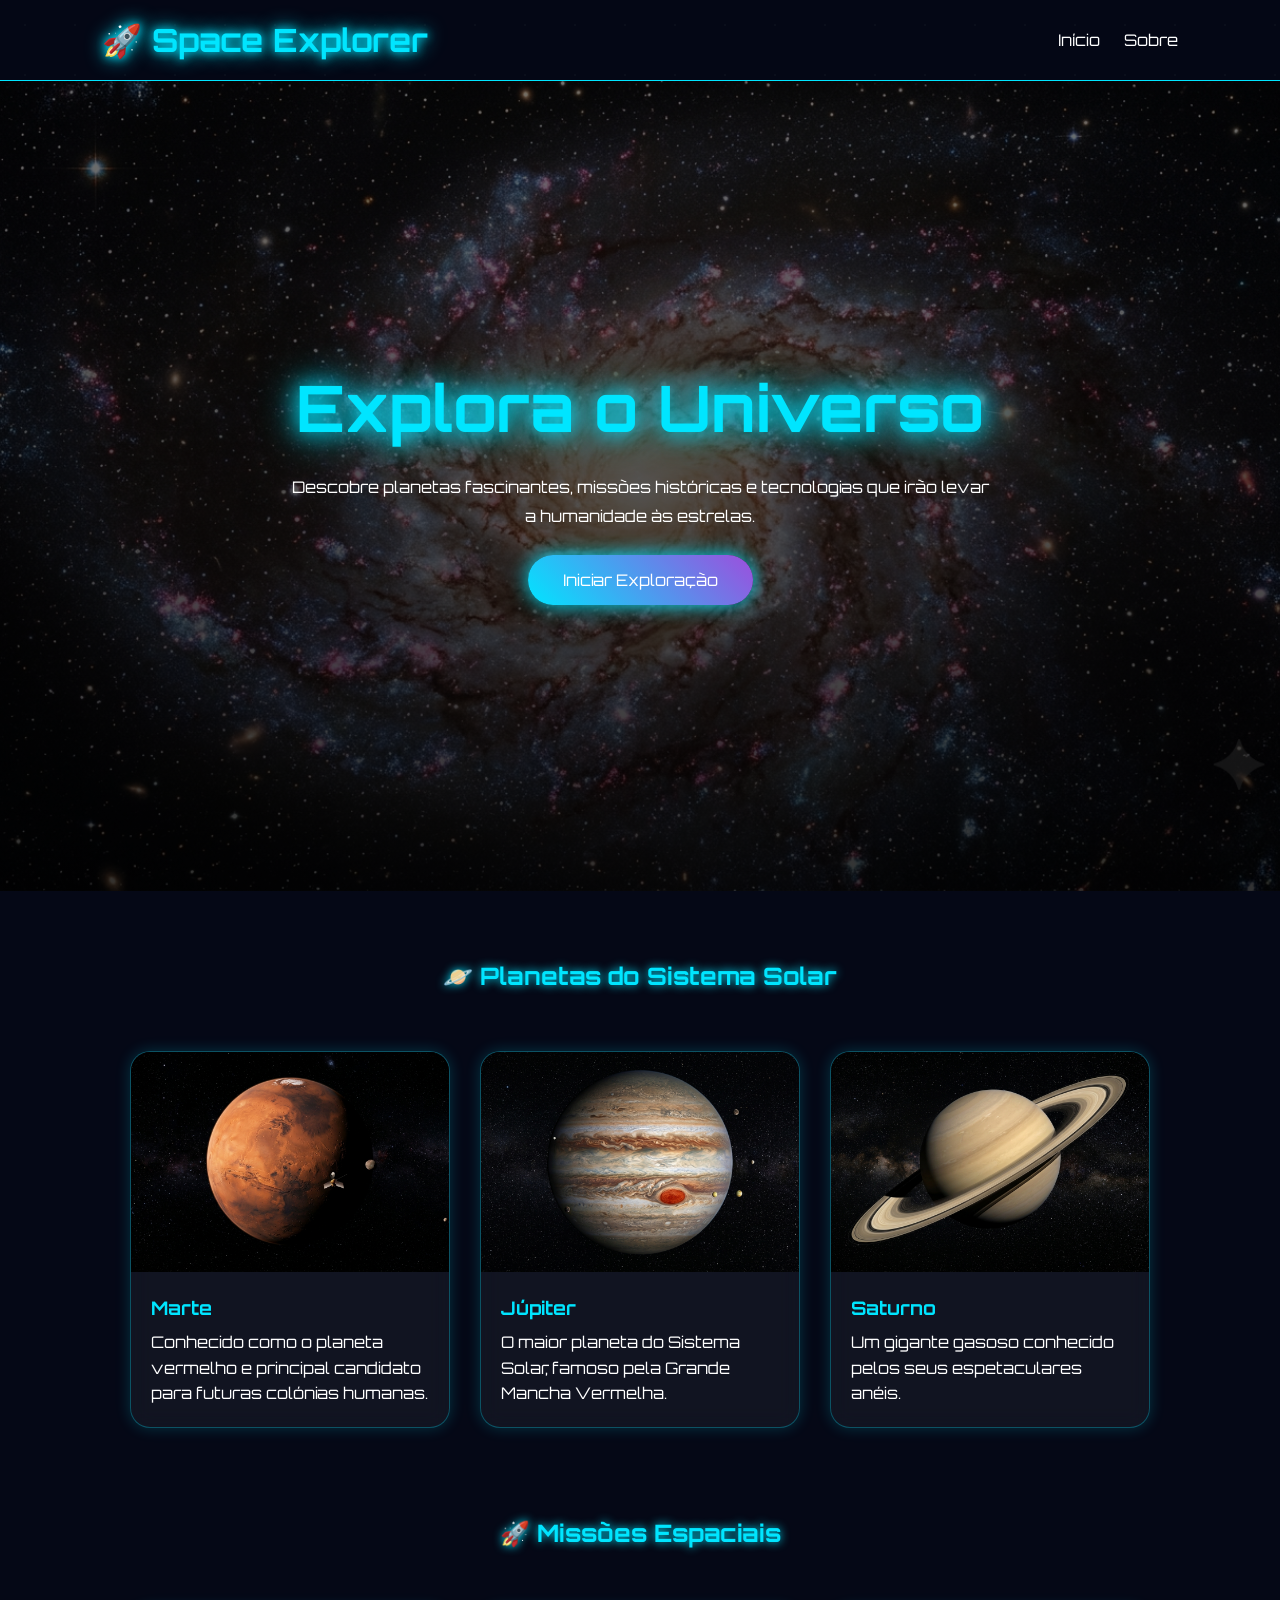
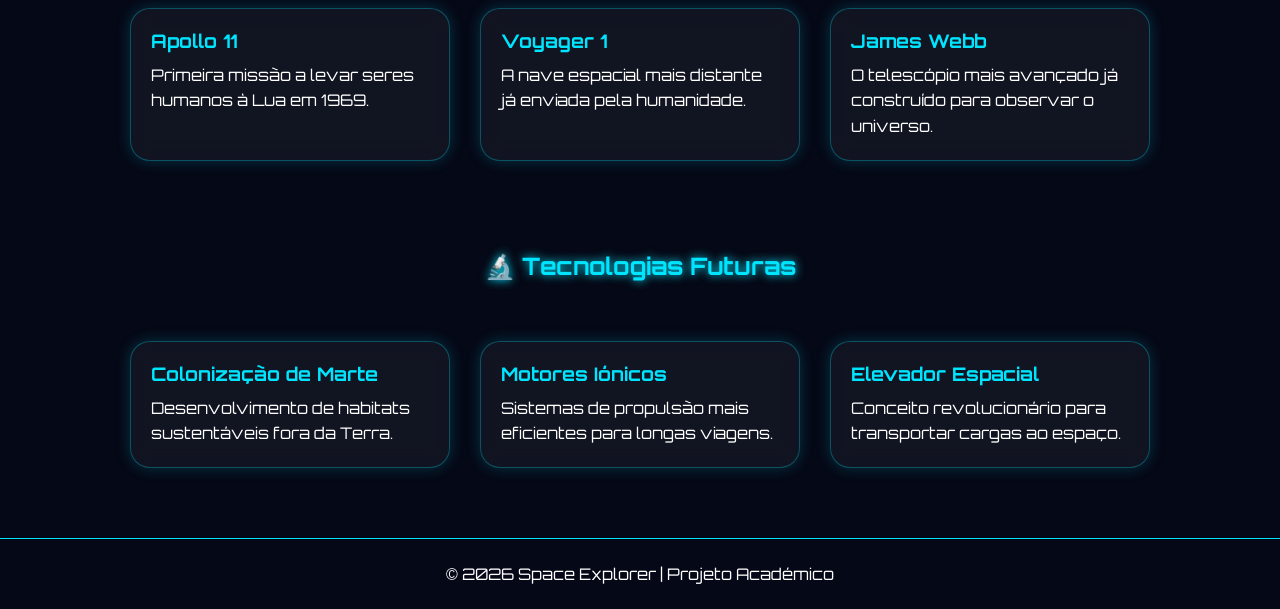
<file: topico-03/atividade-individual/site/index.html>
<!DOCTYPE html>
<html lang="pt">
<head>
    <meta charset="UTF-8">
    <meta name="viewport" content="width=device-width, initial-scale=1.0">
    <title>Space Explorer</title>

    <link rel="stylesheet" href="style.css">

    <link href="https://fonts.googleapis.com/css2?family=Orbitron:wght@400;600;700&display=swap" rel="stylesheet">
</head>

<body>

<div class="stars"></div>

<header>
    <h1>🚀 Space Explorer</h1>

    <nav>
        <a href="index.html">Início</a>
        <a href="sobre.html">Sobre</a>
    </nav>
</header>

<section class="hero">

    <div class="hero-content">

        <h2>Explora o Universo</h2>

        <p>
            Descobre planetas fascinantes, missões históricas
            e tecnologias que irão levar a humanidade às estrelas.
        </p>

        <a href="#planetas" class="btn">
            Iniciar Exploração
        </a>

    </div>

</section>

<section id="planetas">

    <h2 class="section-title">🪐 Planetas do Sistema Solar</h2>

    <div class="cards">

        <div class="card">
            <img src="imagens/marte.png" alt="Marte">

            <h3>Marte</h3>

            <p>
                Conhecido como o planeta vermelho e principal
                candidato para futuras colónias humanas.
            </p>
        </div>

        <div class="card">
            <img src="imagens/jupiter.png" alt="Júpiter">

            <h3>Júpiter</h3>

            <p>
                O maior planeta do Sistema Solar,
                famoso pela Grande Mancha Vermelha.
            </p>
        </div>

        <div class="card">
            <img src="imagens/saturno.png" alt="Saturno">

            <h3>Saturno</h3>

            <p>
                Um gigante gasoso conhecido pelos seus
                espetaculares anéis.
            </p>
        </div>

    </div>

</section>

<section>

    <h2 class="section-title">🚀 Missões Espaciais</h2>

    <div class="cards">

        <div class="card">
            <h3>Apollo 11</h3>

            <p>
                Primeira missão a levar seres humanos à Lua em 1969.
            </p>
        </div>

        <div class="card">
            <h3>Voyager 1</h3>

            <p>
                A nave espacial mais distante já enviada pela humanidade.
            </p>
        </div>

        <div class="card">
            <h3>James Webb</h3>

            <p>
                O telescópio mais avançado já construído para observar o universo.
            </p>
        </div>

    </div>

</section>

<section>

    <h2 class="section-title">🔬 Tecnologias Futuras</h2>

    <div class="cards">

        <div class="card">
            <h3>Colonização de Marte</h3>

            <p>
                Desenvolvimento de habitats sustentáveis fora da Terra.
            </p>
        </div>

        <div class="card">
            <h3>Motores Iónicos</h3>

            <p>
                Sistemas de propulsão mais eficientes para longas viagens.
            </p>
        </div>

        <div class="card">
            <h3>Elevador Espacial</h3>

            <p>
                Conceito revolucionário para transportar cargas ao espaço.
            </p>
        </div>

    </div>

</section>

<footer>
    <p>© 2026 Space Explorer | Projeto Académico</p>
</footer>

</body>
</html>
</file>
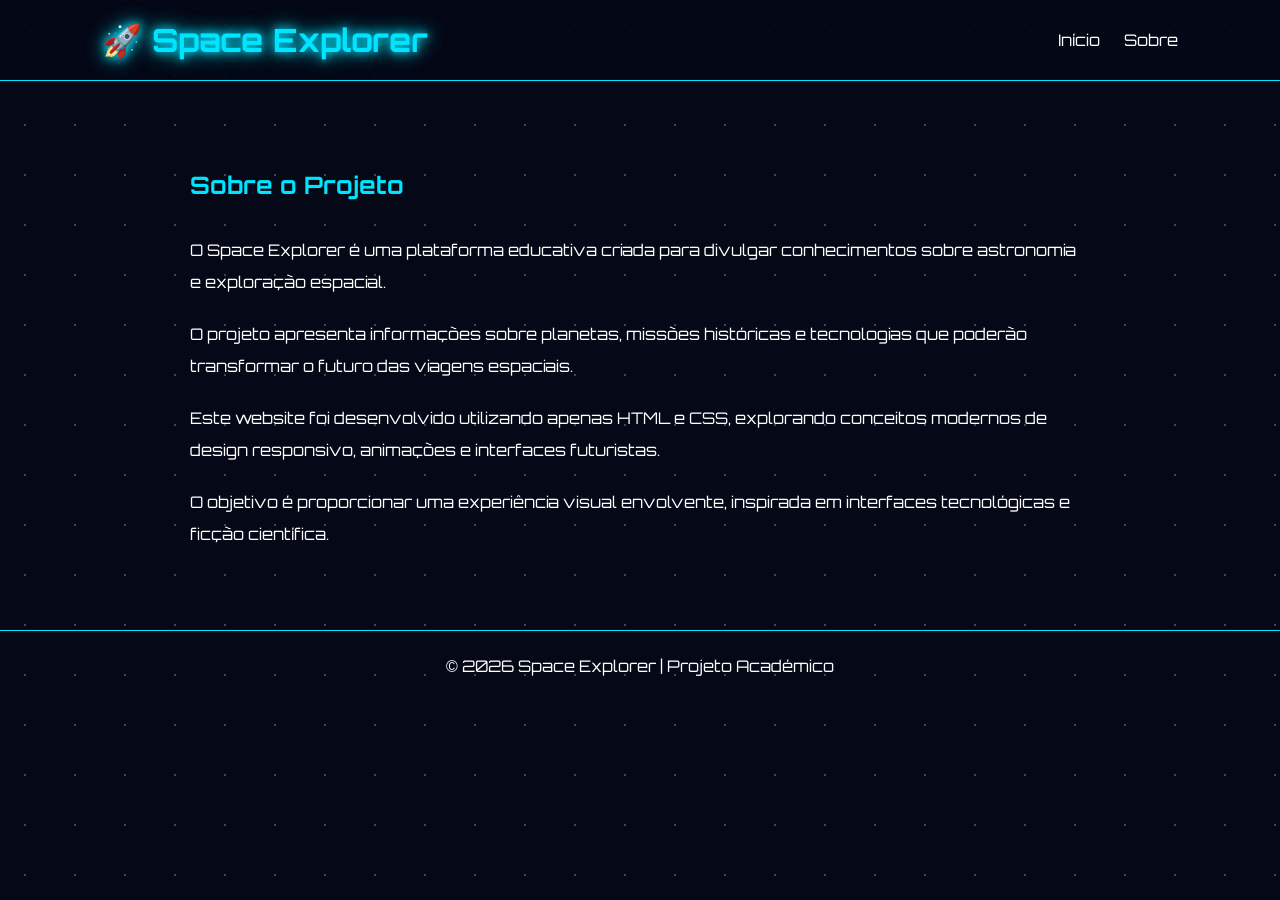
<file: topico-03/atividade-individual/site/sobre.html>
<!DOCTYPE html>
<html lang="pt">
<head>
    <meta charset="UTF-8">
    <meta name="viewport" content="width=device-width, initial-scale=1.0">
    <title>Sobre - Space Explorer</title>

    <link rel="stylesheet" href="style.css">

    <link href="https://fonts.googleapis.com/css2?family=Orbitron:wght@400;600;700&display=swap" rel="stylesheet">
</head>

<body>

<div class="stars"></div>

<header>
    <h1>🚀 Space Explorer</h1>

    <nav>
        <a href="index.html">Início</a>
        <a href="sobre.html">Sobre</a>
    </nav>
</header>

<section class="sobre">

    <h2>Sobre o Projeto</h2>

    <p>
        O Space Explorer é uma plataforma educativa criada para divulgar
        conhecimentos sobre astronomia e exploração espacial.
    </p>

    <p>
        O projeto apresenta informações sobre planetas,
        missões históricas e tecnologias que poderão transformar
        o futuro das viagens espaciais.
    </p>

    <p>
        Este website foi desenvolvido utilizando apenas HTML e CSS,
        explorando conceitos modernos de design responsivo,
        animações e interfaces futuristas.
    </p>

    <p>
        O objetivo é proporcionar uma experiência visual envolvente,
        inspirada em interfaces tecnológicas e ficção científica.
    </p>

</section>

<footer>
    <p>© 2026 Space Explorer | Projeto Académico</p>
</footer>

</body>
</html>
</file>
<file: topico-03/atividade-individual/site/style.css>
*{
    margin:0;
    padding:0;
    box-sizing:border-box;
}

html{
    scroll-behavior:smooth;
}

body{
    font-family:'Orbitron', sans-serif;
    background:#050816;
    color:white;
    overflow-x:hidden;
}

/* ESTRELAS */

.stars{
    position:fixed;
    top:0;
    left:0;
    width:100%;
    height:100%;
    z-index:-1;

    background-image:
    radial-gradient(white 1px, transparent 1px);

    background-size:50px 50px;

    opacity:.25;

    animation:moverEstrelas 120s linear infinite;
}

@keyframes moverEstrelas{

    from{
        transform:translateY(0);
    }

    to{
        transform:translateY(-1000px);
    }
}

/* HEADER */

header{

    display:flex;
    justify-content:space-between;
    align-items:center;

    padding:20px 8%;

    background:rgba(5,8,22,.9);

    border-bottom:1px solid #00e5ff;

    position:sticky;
    top:0;
}

header h1{

    color:#00e5ff;

    text-shadow:
    0 0 10px #00e5ff,
    0 0 20px #00e5ff;
}

nav a{

    color:white;
    text-decoration:none;

    margin-left:20px;

    transition:.3s;
}

nav a:hover{
    color:#00e5ff;
}

/* HERO */

.hero{

    height:90vh;

    background:
    linear-gradient(
        rgba(0,0,0,.55),
        rgba(0,0,0,.8)
    ),
    url("imagens/galaxia.png");

    background-size:cover;
    background-position:center;

    display:flex;
    justify-content:center;
    align-items:center;

    text-align:center;

    padding:20px;
}

.hero-content h2{

    font-size:4rem;

    color:#00e5ff;

    text-shadow:
    0 0 20px #00e5ff,
    0 0 40px #00e5ff;
}

.hero-content p{

    max-width:700px;

    margin:25px auto;

    line-height:1.8;
}

/* BOTÃO */

.btn{

    display:inline-block;

    padding:15px 35px;

    text-decoration:none;

    border-radius:50px;

    color:white;

    background:
    linear-gradient(
        45deg,
        #00e5ff,
        #9d4edd
    );

    box-shadow:
    0 0 20px #00e5ff;

    transition:.3s;
}

.btn:hover{

    transform:scale(1.08);

    box-shadow:
    0 0 20px #00e5ff,
    0 0 40px #9d4edd;
}

/* TITULOS */

.section-title{

    text-align:center;

    margin:70px 0 40px;

    color:#00e5ff;

    text-shadow:
    0 0 10px #00e5ff;
}

/* CARDS */

.cards{

    display:flex;
    justify-content:center;
    flex-wrap:wrap;

    gap:30px;

    padding:20px;
}

.card{

    width:320px;

    background:rgba(255,255,255,.05);

    backdrop-filter:blur(10px);

    border:1px solid rgba(0,229,255,.3);

    border-radius:20px;

    overflow:hidden;

    transition:.4s;

    box-shadow:
    0 0 15px rgba(0,229,255,.2);
}

.card:hover{

    transform:
    translateY(-10px)
    scale(1.03);

    box-shadow:
    0 0 20px #00e5ff,
    0 0 40px #00e5ff,
    0 0 60px #9d4edd;
}

.card img{

    width:100%;
    height:220px;

    object-fit:cover;
}

.card h3{

    color:#00e5ff;

    padding:20px 20px 10px;
}

.card p{

    padding:0 20px 20px;

    line-height:1.6;
}

/* SOBRE */

.sobre{

    width:80%;
    max-width:900px;

    margin:80px auto;

    line-height:2;
}

.sobre h2{

    color:#00e5ff;

    margin-bottom:25px;
}

.sobre p{
    margin-bottom:20px;
}

/* FOOTER */

footer{

    text-align:center;

    margin-top:50px;

    padding:25px;

    border-top:1px solid #00e5ff;
}

/* RESPONSIVO */

@media(max-width:768px){

    .hero-content h2{
        font-size:2.3rem;
    }

    header{
        flex-direction:column;
        gap:15px;
    }

}
</file>
